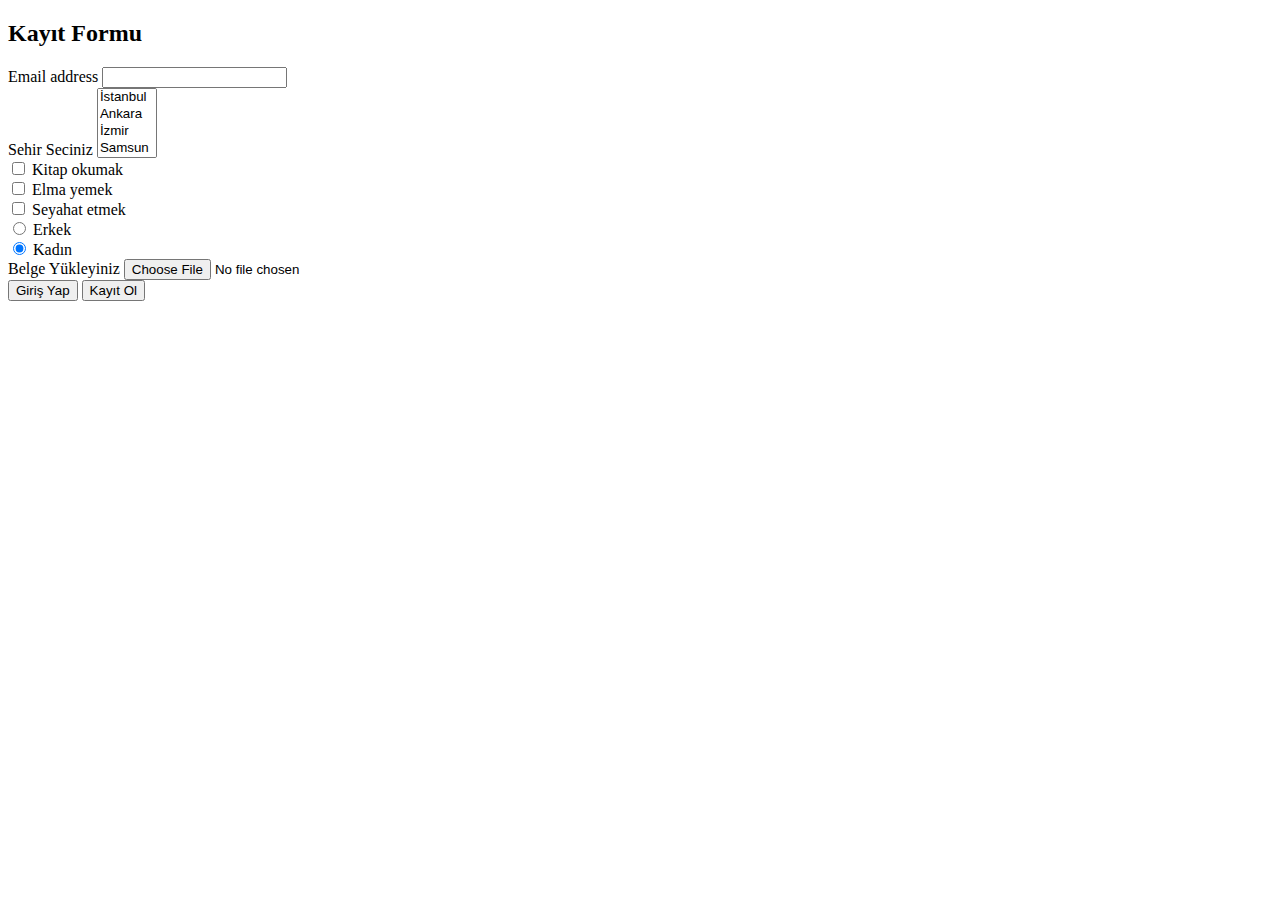
<file: forms/index.html>
<!DOCTYPE html>
<html lang="en">

<head>
    <meta charset="UTF-8">
    <meta name="viewport" content="width=device-width, initial-scale=1.0">
    <link rel="stylesheet" href="https://cdn.jsdelivr.net/npm/bootstrap@4.6.2/dist/css/bootstrap.min.css"
        integrity="sha384-xOolHFLEh07PJGoPkLv1IbcEPTNtaed2xpHsD9ESMhqIYd0nLMwNLD69Npy4HI+N" crossorigin="anonymous">
    <title>Bootstrap</title>
</head>

<body>
    <div class="container">

        <h2 class="text-center my-5">Kayıt Formu</h2>
        
            <form>
                 <div class="row">
                    <div class="col">
                        <div class="form-group">
                            <label for="email">Email address</label>
                            <input type="email" class="form-control" id="email" aria-describedby="email">
                        </div>
                        

                    </div>
                    <div class="col">

                        <div class="form-group">
                            <label for="sehir">Sehir Seciniz</label>
                            <select multiple class="form-control" id="sehir">
                                <option>İstanbul</option>
                                <option>Ankara</option>
                                <option>İzmir</option>
                                <option>Samsun</option>
                                <option>Eskişehir</option>
                            </select>
                        </div>
                    </div>
                </div>


                <div class="row">
                    <div class="col">
                        <div class="form-check">
                            <input class="form-check-input" type="checkbox" value="" id="check1">
        
                            <label class="form-check-label" for="check1">
                                Kitap okumak
                            </label>
                        </div>
                        <div class="form-check">
                            <input class="form-check-input" type="checkbox" value="" id="check2">
        
                            <label class="form-check-label" for="check2">
                                Elma yemek
                            </label>
                        </div>
                       
                        <div class="form-check">
                            <input class="form-check-input" type="checkbox" value="" id="check3">
        
                            <label class="form-check-label" for="check3">
                                Seyahat etmek
                            </label>
                        </div>
              
                    </div>
                    <div class="col">
                        <div class="form-check">
                            <input class="form-check-input" type="radio" name="radio" id="exampleRadios1"
                                value="option1" checked>
                            <label c    lass="form-check-label" for="radio">
                                Erkek
                            </label>
                         </div>
                         <div class="form-check">
                            <input class="form-check-input" type="radio" name="radio" id="radio2"
                                value="option1" checked>
                            <label c    lass="form-check-label" for="radio">
                                Kadın
                            </label></div>
                </div>
                
               </div>

               <div class="row">
                <div class="col-12 mt-5 d-flex justify-content-center">  
                    <div class="form-group">
                        <label for="file">Belge Yükleyiniz</label>
                        <input type="file" class="form-control-file" id="file">
                    </div></div>
               </div>
             
               <div class="row">
               <button type="submit" class="btn btn-success btn-block mt-5 mb ">Giriş Yap</button>
               <button type="reset" class="btn btn-secondary btn-block">Kayıt Ol</button>
                
               </div>
                
            </form>
        

    </div>



    <script src="https://cdn.jsdelivr.net/npm/jquery@3.5.1/dist/jquery.slim.min.js"
        integrity="sha384-DfXdz2htPH0lsSSs5nCTpuj/zy4C+OGpamoFVy38MVBnE+IbbVYUew+OrCXaRkfj"
        crossorigin="anonymous"></script>
    <script src="https://cdn.jsdelivr.net/npm/popper.js@1.16.1/dist/umd/popper.min.js"
        integrity="sha384-9/reFTGAW83EW2RDu2S0VKaIzap3H66lZH81PoYlFhbGU+6BZp6G7niu735Sk7lN"
        crossorigin="anonymous"></script>
    <script src="https://cdn.jsdelivr.net/npm/bootstrap@4.6.2/dist/js/bootstrap.min.js"
        integrity="sha384-+sLIOodYLS7CIrQpBjl+C7nPvqq+FbNUBDunl/OZv93DB7Ln/533i8e/mZXLi/P+"
        crossorigin="anonymous"></script>
</body>

</html>
</file>
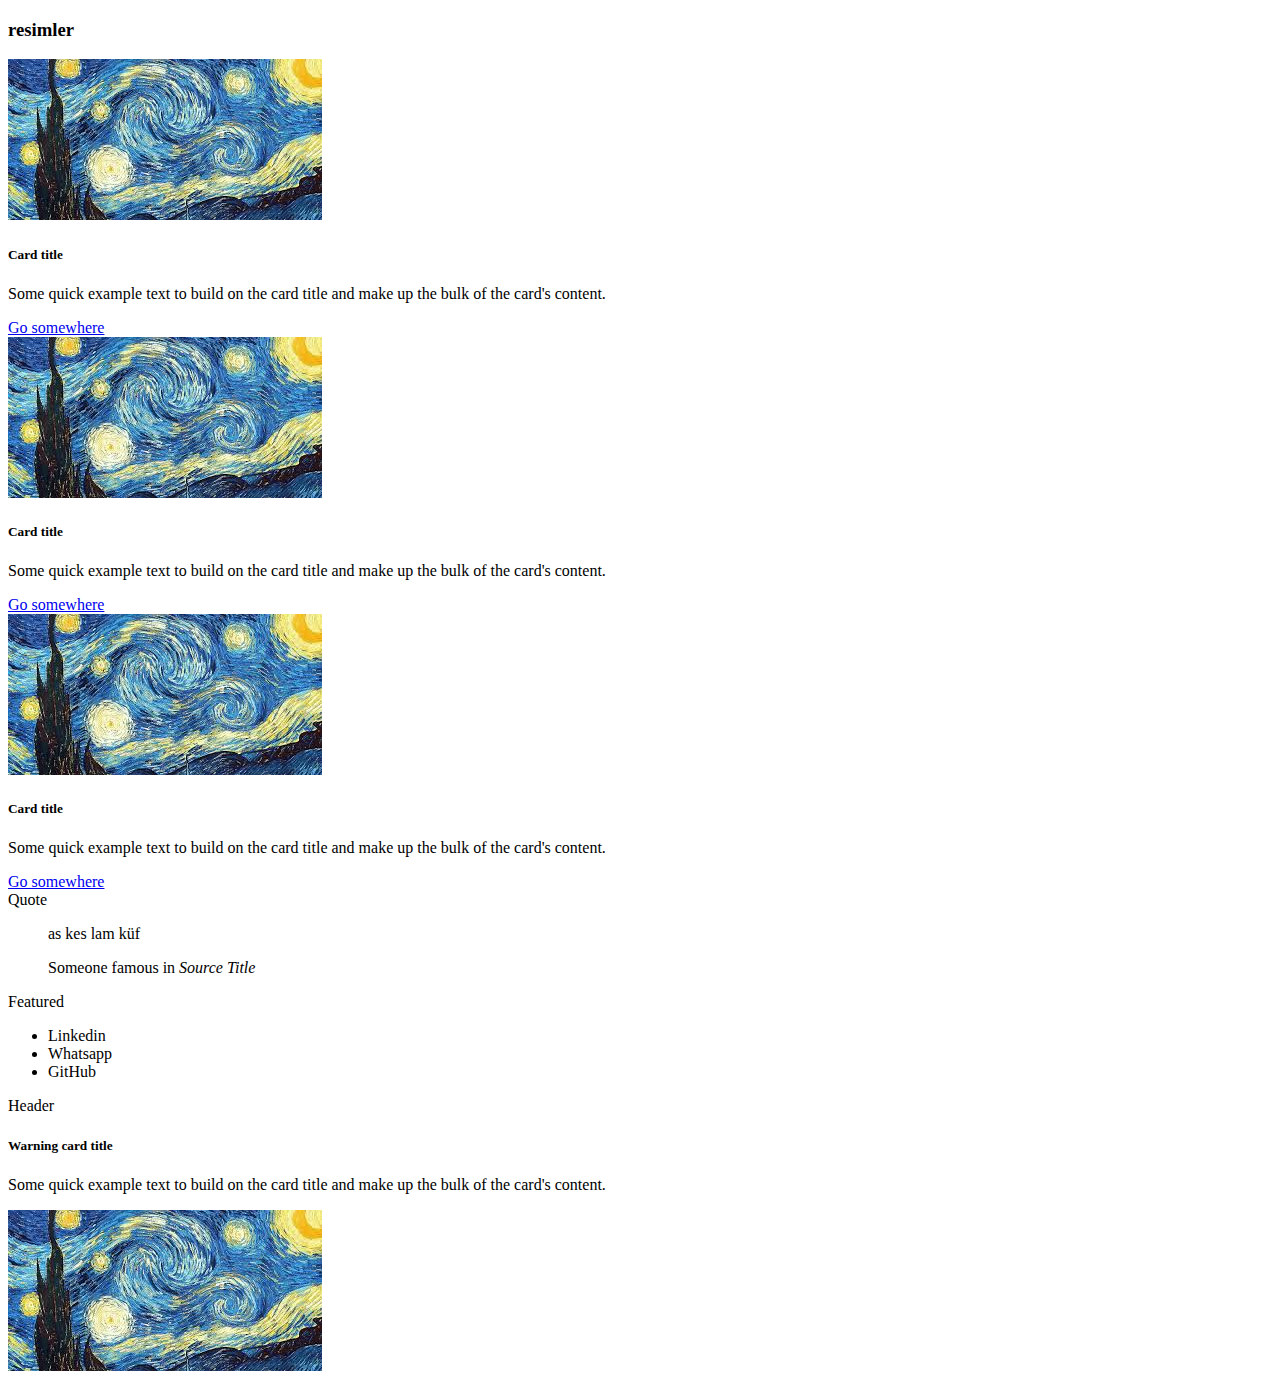
<file: Pratik/index.html>
<!DOCTYPE html>
<html lang="en">

<head>
    <meta charset="UTF-8">
    <meta name="viewport" content="width=device-width, initial-scale=1.0">
    <link rel="stylesheet" href="https://cdn.jsdelivr.net/npm/bootstrap@4.6.2/dist/css/bootstrap.min.css"
        integrity="sha384-xOolHFLEh07PJGoPkLv1IbcEPTNtaed2xpHsD9ESMhqIYd0nLMwNLD69Npy4HI+N" crossorigin="anonymous">
    <title>Bootstrap</title>
</head>

<body>



<div class="container mt-5">
  <h3 class="text-center my-3">resimler</h3>
  <div class="row">
    <div class="col-md">
      <div class="card">
        <img src="download.jpg" class="card-img-top" alt="...">
        <div class="card-body">
          <h5 class="card-title">Card title</h5>
          <p class="card-text">Some quick example text to build on the card title and make up the bulk of the card's content.</p>
          <a href="#" class="btn btn-primary">Go somewhere</a>
        </div>
      </div>
    </div>
    <div class="col-md">
      <div class="card">
        <img src="download.jpg" class="card-img-top" alt="...">
        <div class="card-body">
          <h5 class="card-title">Card title</h5>
          <p class="card-text">Some quick example text to build on the card title and make up the bulk of the card's content.</p>
          <a href="#" class="btn btn-primary">Go somewhere</a>
        </div>
      </div>
    </div>
    <div class="col-md">
      <div class="card">
        <img src="download.jpg" class="card-img-top" alt="...">
        <div class="card-body">
          <h5 class="card-title">Card title</h5>
          <p class="card-text">Some quick example text to build on the card title and make up the bulk of the card's content.</p>
          <a href="#" class="btn btn-primary">Go somewhere</a>
        </div>
      </div>
    </div>
  </div>
  <div class="row">
    <div class="card col-12 mt-5">
      <div class="card-header">
        Quote
      </div>
      <div class="card-body">
        <blockquote class="blockquote mb-0">
          <p>as kes lam küf</p>
          <footer class="blockquote-footer">Someone famous in <cite title="Source Title">Source Title</cite></footer>
        </blockquote>
      </div>
    </div>
  </div>
  <div class="row">
    <div class="col-sm-12 col-md-4 col-lg-4 my-5">
      <div class="card">
        <div class="card-header">
          Featured
        </div>
        <ul class="list-group list-group-flush">
          <li class="list-group-item">Linkedin</li>
          <li class="list-group-item">Whatsapp</li>
          <li class="list-group-item">GitHub</li>
        </ul>
      </div>
      <div class="card text-white bg-warning my-4">
        <div class="card-header">Header</div>
        <div class="card-body">
          <h5 class="card-title">Warning card title</h5>
          <p class="card-text">Some quick example text to build on the card title and make up the bulk of the card's content.</p>
        </div>
      </div>
    </div>
    <div class="col-sm-12 col-md-8 col-lg-8 mt-5">
      <div class="card bg-dark text-white">
        <img src="download.jpg" class="card-img" alt="...">
        <div class="card-img-overlay">
        </div>
        
      </div>
      
    </div>

  </div>

</div>

    <script src="https://cdn.jsdelivr.net/npm/jquery@3.5.1/dist/jquery.slim.min.js"
        integrity="sha384-DfXdz2htPH0lsSSs5nCTpuj/zy4C+OGpamoFVy38MVBnE+IbbVYUew+OrCXaRkfj"
        crossorigin="anonymous"></script>
    <script src="https://cdn.jsdelivr.net/npm/popper.js@1.16.1/dist/umd/popper.min.js"
        integrity="sha384-9/reFTGAW83EW2RDu2S0VKaIzap3H66lZH81PoYlFhbGU+6BZp6G7niu735Sk7lN"
        crossorigin="anonymous"></script>
    <script src="https://cdn.jsdelivr.net/npm/bootstrap@4.6.2/dist/js/bootstrap.min.js"
        integrity="sha384-+sLIOodYLS7CIrQpBjl+C7nPvqq+FbNUBDunl/OZv93DB7Ln/533i8e/mZXLi/P+"
        crossorigin="anonymous"></script>
</body>

</html>
</file>
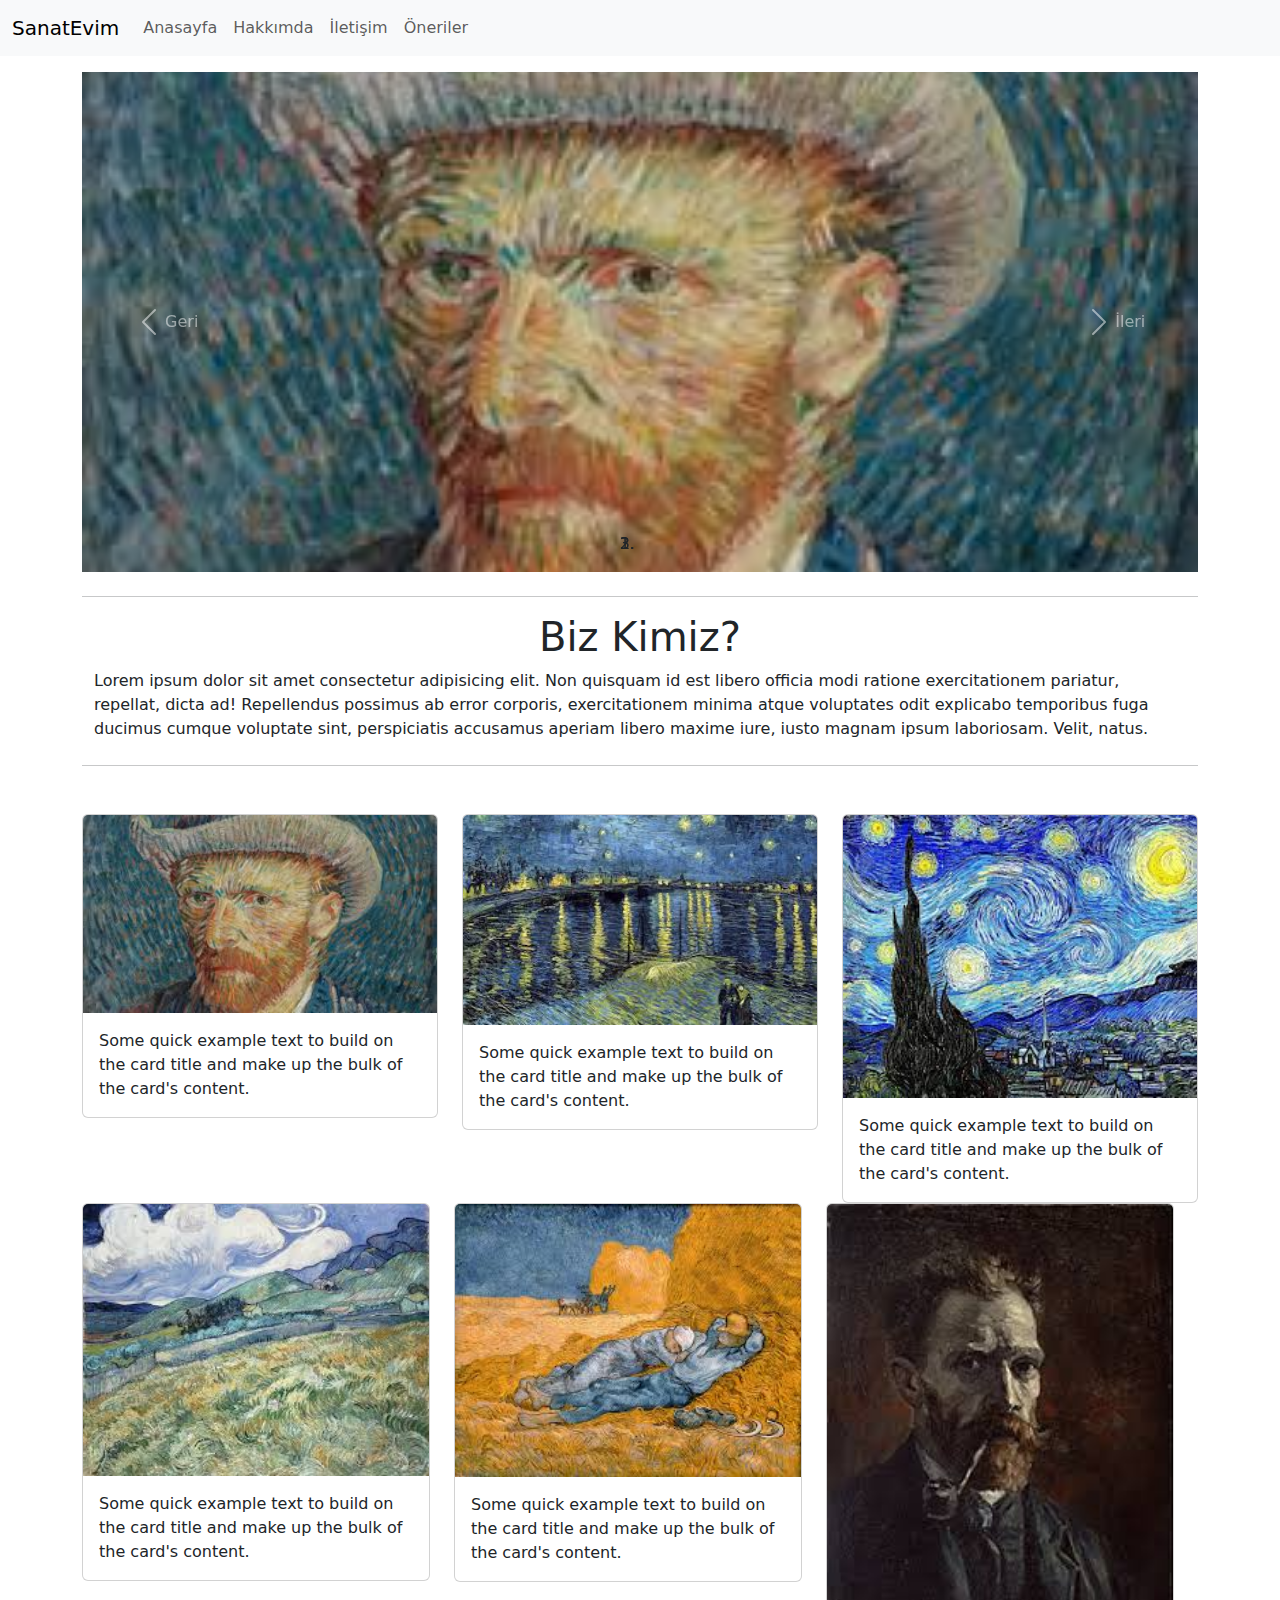
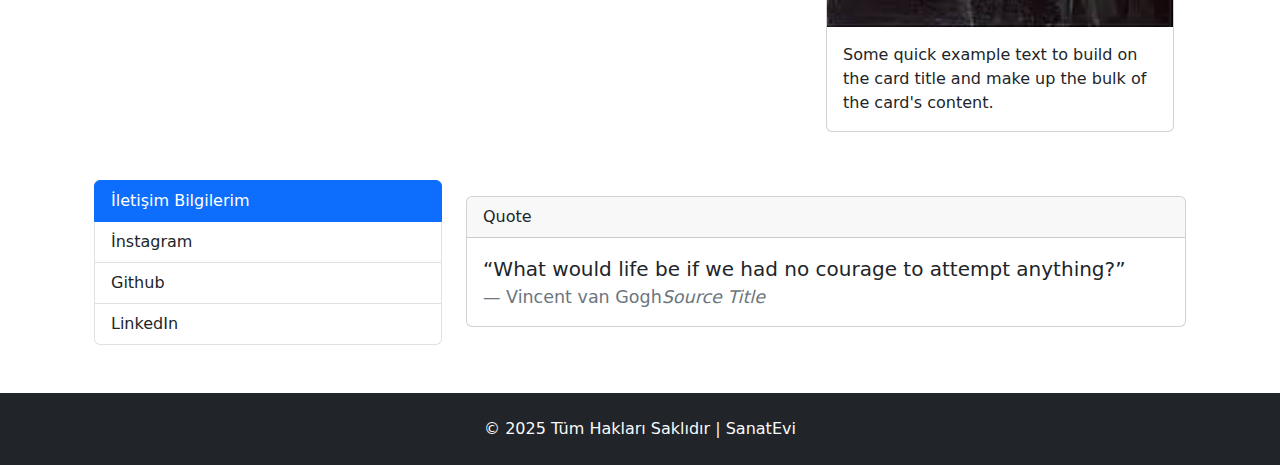
<file: sanatevim/index.html>
<!DOCTYPE html>
<html lang="tr">

<head>
  <meta charset="UTF-8">
  <meta name="viewport" content="width=device-width, initial-scale=1.0">
  <title>Bootstrap Carousel Test</title>
  <link href="https://cdn.jsdelivr.net/npm/bootstrap@5.3.2/dist/css/bootstrap.min.css" rel="stylesheet">
  <link rel="stylesheet" href="stlye.css">

</head>

<body>

  <nav class="navbar navbar-expand-lg bg-body-tertiary">
    <div class="container-fluid">
      <a class="navbar-brand" href="index.html">SanatEvim</a>
      <button class="navbar-toggler" type="button" data-bs-toggle="collapse" data-bs-target="#navbarNav"
        aria-controls="navbarNav" aria-expanded="false" aria-label="Toggle navigation">
        <span class="navbar-toggler-icon"></span>
      </button>
      <div class="collapse navbar-collapse" id="navbarNav">
        <ul class="navbar-nav">
          <li class="nav-item">
            <a class="nav-link pl-2" aria-current="page" href="index.html">Anasayfa</a>
          </li>
          <li class="nav-item">
            <a class="nav-link pl-2" href="about.html">Hakkımda</a>
          </li>
          <li class="nav-item">
            <a class="nav-link pl-2" href="about.html">İletişim</a>
          </li>
          <li class="nav-item">
            <a class="nav-link pl-2 " aria-disabled="true">Öneriler</a>
          </li>
        </ul>
      </div>
    </div>
  </nav>

  <div class="container mt-3">
    <div id="carouselExampleIndicators" class="carousel slide" data-ride="carousel">
      <ol class="carousel-indicators">
        <li data-target="#carouselExampleIndicators" data-slide-to="0" class="active"></li>
        <li data-target="#carouselExampleIndicators" data-slide-to="1"></li>
        <li data-target="#carouselExampleIndicators" data-slide-to="2"></li>
      </ol>
      <div class="carousel-inner">
        <div class="carousel-item active">
          <img src="assets/1.jpg" class="d-block w-100" alt="...">
        </div>
        <div class="carousel-item">
          <img src="assets/2.jpg" class="d-block w-100" alt="...">
        </div>
        <div class="carousel-item">
          <img src="assets/3.jpg" class="d-block w-100" alt="...">
        </div>
      </div>
      <button class="carousel-control-prev" type="button" data-target="#carouselExampleIndicators" data-slide="prev">
        <span class="carousel-control-prev-icon" aria-hidden="true"></span>
        <span class="sr-only">Geri</span>
      </button>
      <button class="carousel-control-next" type="button" data-target="#carouselExampleIndicators" data-slide="next">
        <span class="carousel-control-next-icon" aria-hidden="true"></span>
        <span class="sr-only">İleri</span>
      </button>
    </div>
    <hr class="mt-4">
    <h1 class="col-12 text-center mt-3">Biz Kimiz?</h1>
    <div class="container">
      <p>Lorem ipsum dolor sit amet consectetur adipisicing elit. Non quisquam id est libero officia modi ratione
        exercitationem pariatur, repellat, dicta ad! Repellendus possimus ab error corporis, exercitationem minima atque
        voluptates odit explicabo temporibus fuga ducimus cumque voluptate sint, perspiciatis accusamus aperiam libero
        maxime iure, iusto magnam ipsum laboriosam. Velit, natus.</p>
    </div>
    <hr class="mt-4">

    <div class="row my-5">
      <div class="col-sm-12 col-md-4 col-lg-4">
        <div class="card">
          <img src="assets/1.jpg" class="card-img-top" alt="...">
          <div class="card-body">
            <p class="card-text">Some quick example text to build on the card title and make up the bulk of the card's
              content.</p>
          </div>
        </div>
      </div>
      <div class="col-sm-12 col-md-4 col-lg-4">
        <div class="card">
          <img src="assets/2.jpg" class="card-img-top" alt="...">
          <div class="card-body">
            <p class="card-text">Some quick example text to build on the card title and make up the bulk of the card's
              content.</p>
          </div>
        </div>
      </div>
      <div class="col-sm-12 col-md-4 col-lg-4">
        <div class="card">
          <img src="assets/3.jpg" class="card-img-top" alt="...">
          <div class="card-body">
            <p class="card-text">Some quick example text to build on the card title and make up the bulk of the card's
              content.</p>
          </div>
        </div>
      </div>
      <div class="row">
        <div class="col-sm-12 col-md-4 col-lg-4">
          <div class="card">
            <img src="assets/4.jpg" class="card-img-top" alt="...">
            <div class="card-body">
              <p class="card-text">Some quick example text to build on the card title and make up the bulk of the card's
                content.</p>
            </div>
          </div>
        </div>
        <div class="col-sm-12 col-md-4 col-lg-4">
          <div class="card">
            <img src="assets/6.jpg" class="card-img-top" alt="...">
            <div class="card-body">
              <p class="card-text">Some quick example text to build on the card title and make up the bulk of the card's
                content.</p>
            </div>
          </div>
        </div>
        <div class="col-sm-12 col-md-4 col-lg-4">
          <div class="card">
            <img src="assets/5.jpg" class="card-img-top" alt="...">
            <div class="card-body">
              <p class="card-text">Some quick example text to build on the card title and make up the bulk of the card's
                content.</p>
            </div>
          </div>
        </div>
      </div>
    </div>

    <div class="container mt-4">
      <div class="row">
          <div class="col-md-4 col-lg-4">
              <ul class="list-group">
                  <li class="list-group-item active" aria-current="true">İletişim Bilgilerim</li>
                  <li class="list-group-item"><a href="#" class="text-decoration-none text-body">İnstagram</a></li>
                  <li class="list-group-item"><a href="#" class="text-decoration-none text-body">Github</a></li>
                  <li class="list-group-item"><a href="#" class="text-decoration-none text-body">LinkedIn</a></li>
              </ul>
          </div>
  
          <div class="col-sm-12 col-md-8 col-lg-8 mt-3">
            <div class="card">
              <div class="card-header">
                Quote
              </div>
              <div class="card-body">
                <blockquote class="blockquote mb-0">
                  <p>“What would life be if we had no courage to attempt anything?”</p>
                  <footer class="blockquote-footer">Vincent van Gogh<cite title="Source Title">Source Title</cite></footer>
                </blockquote>
              </div>
            </div>
          </div>
      </div>
  </div>
  </div>

  <footer class="bg-dark text-light text-center p-4 mt-5">
    © 2025 Tüm Hakları Saklıdır | SanatEvi
</footer>




    <script src="https://cdn.jsdelivr.net/npm/jquery@3.5.1/dist/jquery.slim.min.js"
      integrity="sha384-DfXdz2htPH0lsSSs5nCTpuj/zy4C+OGpamoFVy38MVBnE+IbbVYUew+OrCXaRkfj"
      crossorigin="anonymous"></script>
    <script src="https://cdn.jsdelivr.net/npm/popper.js@1.16.1/dist/umd/popper.min.js"
      integrity="sha384-9/reFTGAW83EW2RDu2S0VKaIzap3H66lZH81PoYlFhbGU+6BZp6G7niu735Sk7lN"
      crossorigin="anonymous"></script>
    <script src="https://cdn.jsdelivr.net/npm/bootstrap@4.6.2/dist/js/bootstrap.min.js"
      integrity="sha384-+sLIOodYLS7CIrQpBjl+C7nPvqq+FbNUBDunl/OZv93DB7Ln/533i8e/mZXLi/P+"
      crossorigin="anonymous"></script>
</body>

</html>
</file>
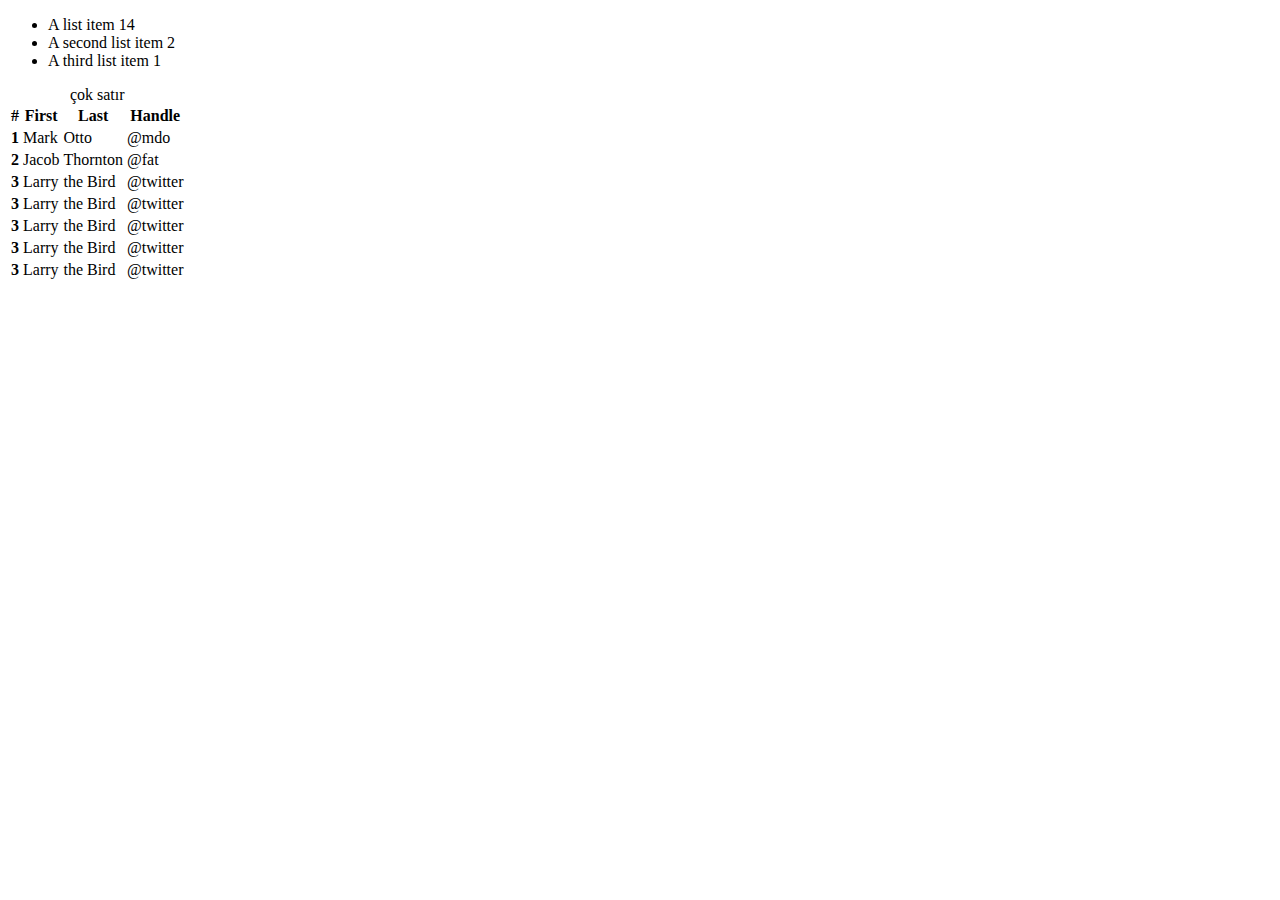
<file: table -and-grid/index.html>
<!DOCTYPE html>
<html lang="en">

<head>
    <meta charset="UTF-8">
    <meta name="viewport" content="width=device-width, initial-scale=1.0">
    <link rel="stylesheet" href="https://cdn.jsdelivr.net/npm/bootstrap@4.6.2/dist/css/bootstrap.min.css"
        integrity="sha384-xOolHFLEh07PJGoPkLv1IbcEPTNtaed2xpHsD9ESMhqIYd0nLMwNLD69Npy4HI+N" crossorigin="anonymous">
    <title>Bootstrap</title>
</head>

<body>


    <div class="container">
        <table class="table mt-5 table-md table-borderless table-hover">
            <ul class="list-group mt-5">
                <li class="list-group-item d-flex justify-content-between align-items-center">
                  A list item
                  <span class="badge badge-danger badge-pill">14</span>
                </li>
                <li class="list-group-item d-flex justify-content-between align-items-center">
                  A second list item
                  <span class="badge badge-primary badge-pill">2</span>
                </li>
                <li class="list-group-item d-flex justify-content-between align-items-center">
                  A third list item
                  <span class="badge badge-primary badge-pill">1</span>
                </li>
              </ul>
            <caption>çok satır</caption>
            <thead">
              <tr>
                <th scope="col">#</th>
                <th scope="col">First</th>
                <th scope="col">Last</th>
                <th scope="col">Handle</th>
              </tr>
            </thead>
            <tbody>
              <tr class="table-active">
                <th scope="row">1</th>
                <td>Mark</td>
                <td>Otto</td>
                <td>@mdo</td>
              </tr>
              <tr class="table-primary">
                <th scope="row">2</th>
                <td>Jacob</td>
                <td>Thornton</td>
                <td>@fat</td>
              </tr>
              <tr class="table-warning">
                <th scope="row">3</th>
                <td>Larry</td>
                <td>the Bird</td>
                <td>@twitter</td>
              </tr>
              <tr>
                <th scope="row">3</th>
                <td>Larry</td>
                <td>the Bird</td>
                <td>@twitter</td>
              </tr>
              <tr>
                <th scope="row">3</th>
                <td>Larry</td>
                <td>the Bird</td>
                <td>@twitter</td>
              </tr>
              <tr>
                <th scope="row">3</th>
                <td>Larry</td>
                <td>the Bird</td>
                <td>@twitter</td>
              </tr>
              <tr>
                <th scope="row">3</th>
                <td>Larry</td>
                <td>the Bird</td>
                <td>@twitter</td>
              </tr>
            </tbody>
          </table>
    </div>

  


    <script src="https://cdn.jsdelivr.net/npm/jquery@3.5.1/dist/jquery.slim.min.js"
        integrity="sha384-DfXdz2htPH0lsSSs5nCTpuj/zy4C+OGpamoFVy38MVBnE+IbbVYUew+OrCXaRkfj"
        crossorigin="anonymous"></script>
    <script src="https://cdn.jsdelivr.net/npm/popper.js@1.16.1/dist/umd/popper.min.js"
        integrity="sha384-9/reFTGAW83EW2RDu2S0VKaIzap3H66lZH81PoYlFhbGU+6BZp6G7niu735Sk7lN"
        crossorigin="anonymous"></script>
    <script src="https://cdn.jsdelivr.net/npm/bootstrap@4.6.2/dist/js/bootstrap.min.js"
        integrity="sha384-+sLIOodYLS7CIrQpBjl+C7nPvqq+FbNUBDunl/OZv93DB7Ln/533i8e/mZXLi/P+"
        crossorigin="anonymous"></script>
</body>

</html>
</file>
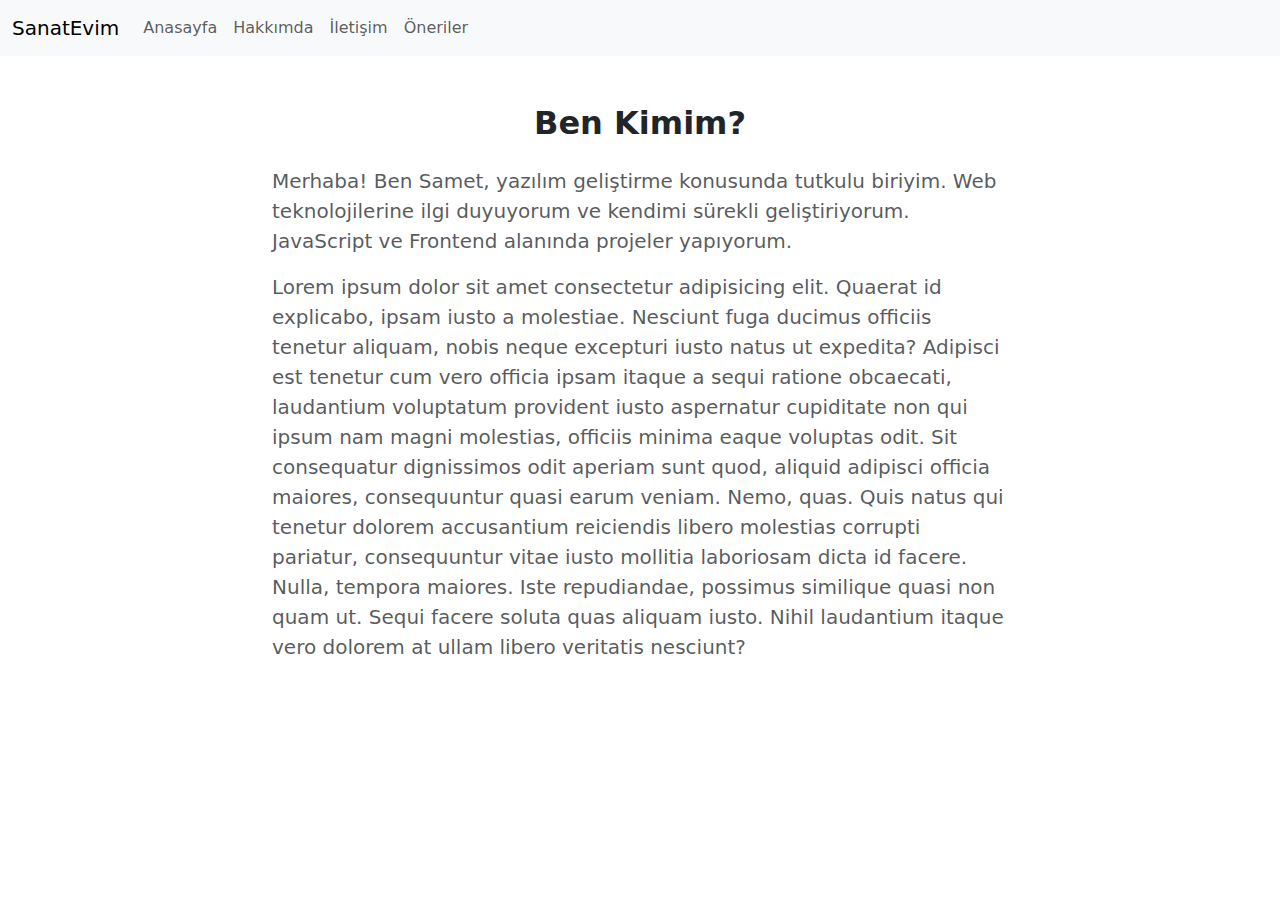
<file: sanatevim/about.html>
<!DOCTYPE html>
<html lang="tr">
<head>
    <meta charset="UTF-8">
    <meta name="viewport" content="width=device-width, initial-scale=1.0">
    <title>Bootstrap Carousel Test</title>
    <link href="https://cdn.jsdelivr.net/npm/bootstrap@5.3.2/dist/css/bootstrap.min.css" rel="stylesheet">
    
</head>
<body>

    <nav class="navbar navbar-expand-lg bg-body-tertiary">
        <div class="container-fluid">
          <a class="navbar-brand" href="index.html">SanatEvim</a>
          <button class="navbar-toggler" type="button" data-bs-toggle="collapse" data-bs-target="#navbarNav" aria-controls="navbarNav" aria-expanded="false" aria-label="Toggle navigation">
            <span class="navbar-toggler-icon"></span>
          </button>
          <div class="collapse navbar-collapse" id="navbarNav">
            <ul class="navbar-nav">
              <li class="nav-item">
                <a class="nav-link pl-2" aria-current="page" href="index.html">Anasayfa</a>
              </li>
              <li class="nav-item">
                <a class="nav-link pl-2" href="about.html">Hakkımda</a>
              </li>
              <li class="nav-item">
                <a class="nav-link pl-2" href="ıletısım.html">İletişim</a>
              </li>
              <li class="nav-item">
                <a class="nav-link pl-2 " aria-disabled="true">Öneriler</a>
              </li>
            </ul>
          </div>
        </div>
      </nav>


      <div class="container mt-5">
        <div class="row">
            <div class="col-lg-8 mx-auto">
                <h2 class="fw-bold text-center">Ben Kimim?</h2>
                <p class="lead text-muted mt-4">
                    Merhaba! Ben Samet, yazılım geliştirme konusunda tutkulu biriyim. 
                    Web teknolojilerine ilgi duyuyorum ve kendimi sürekli geliştiriyorum. 
                    JavaScript ve Frontend alanında projeler yapıyorum. 
                </p>
                <p class="lead text-muted">
                    Lorem ipsum dolor sit amet consectetur adipisicing elit. Quaerat id explicabo, ipsam iusto a molestiae. Nesciunt fuga ducimus officiis tenetur aliquam, nobis neque excepturi iusto natus ut expedita? Adipisci est tenetur cum vero officia ipsam itaque a sequi ratione obcaecati, laudantium voluptatum provident iusto aspernatur cupiditate non qui ipsum nam magni molestias, officiis minima eaque voluptas odit. Sit consequatur dignissimos odit aperiam sunt quod, aliquid adipisci officia maiores, consequuntur quasi earum veniam. Nemo, quas. Quis natus qui tenetur dolorem accusantium reiciendis libero molestias corrupti pariatur, consequuntur vitae iusto mollitia laboriosam dicta id facere. Nulla, tempora maiores. Iste repudiandae, possimus similique quasi non quam ut. Sequi facere soluta quas aliquam iusto. Nihil laudantium itaque vero dolorem at ullam libero veritatis nesciunt?
                </p>
            </div>
        </div>
    </div>
    
    <script src="https://cdn.jsdelivr.net/npm/jquery@3.5.1/dist/jquery.slim.min.js" integrity="sha384-DfXdz2htPH0lsSSs5nCTpuj/zy4C+OGpamoFVy38MVBnE+IbbVYUew+OrCXaRkfj" crossorigin="anonymous"></script>
    <script src="https://cdn.jsdelivr.net/npm/popper.js@1.16.1/dist/umd/popper.min.js" integrity="sha384-9/reFTGAW83EW2RDu2S0VKaIzap3H66lZH81PoYlFhbGU+6BZp6G7niu735Sk7lN" crossorigin="anonymous"></script>
    <script src="https://cdn.jsdelivr.net/npm/bootstrap@4.6.2/dist/js/bootstrap.min.js" integrity="sha384-+sLIOodYLS7CIrQpBjl+C7nPvqq+FbNUBDunl/OZv93DB7Ln/533i8e/mZXLi/P+" crossorigin="anonymous"></script></body>
</html>
</file>
<file: sanatevim/stlye.css>
.carousel-item img {
    width: 100%; /* Tam genişlik */
    height: 500px; /* 500px yüksekliğinde */
    object-fit: cover; /* Resmin oranını bozmadan sığdır */
}
</file>
